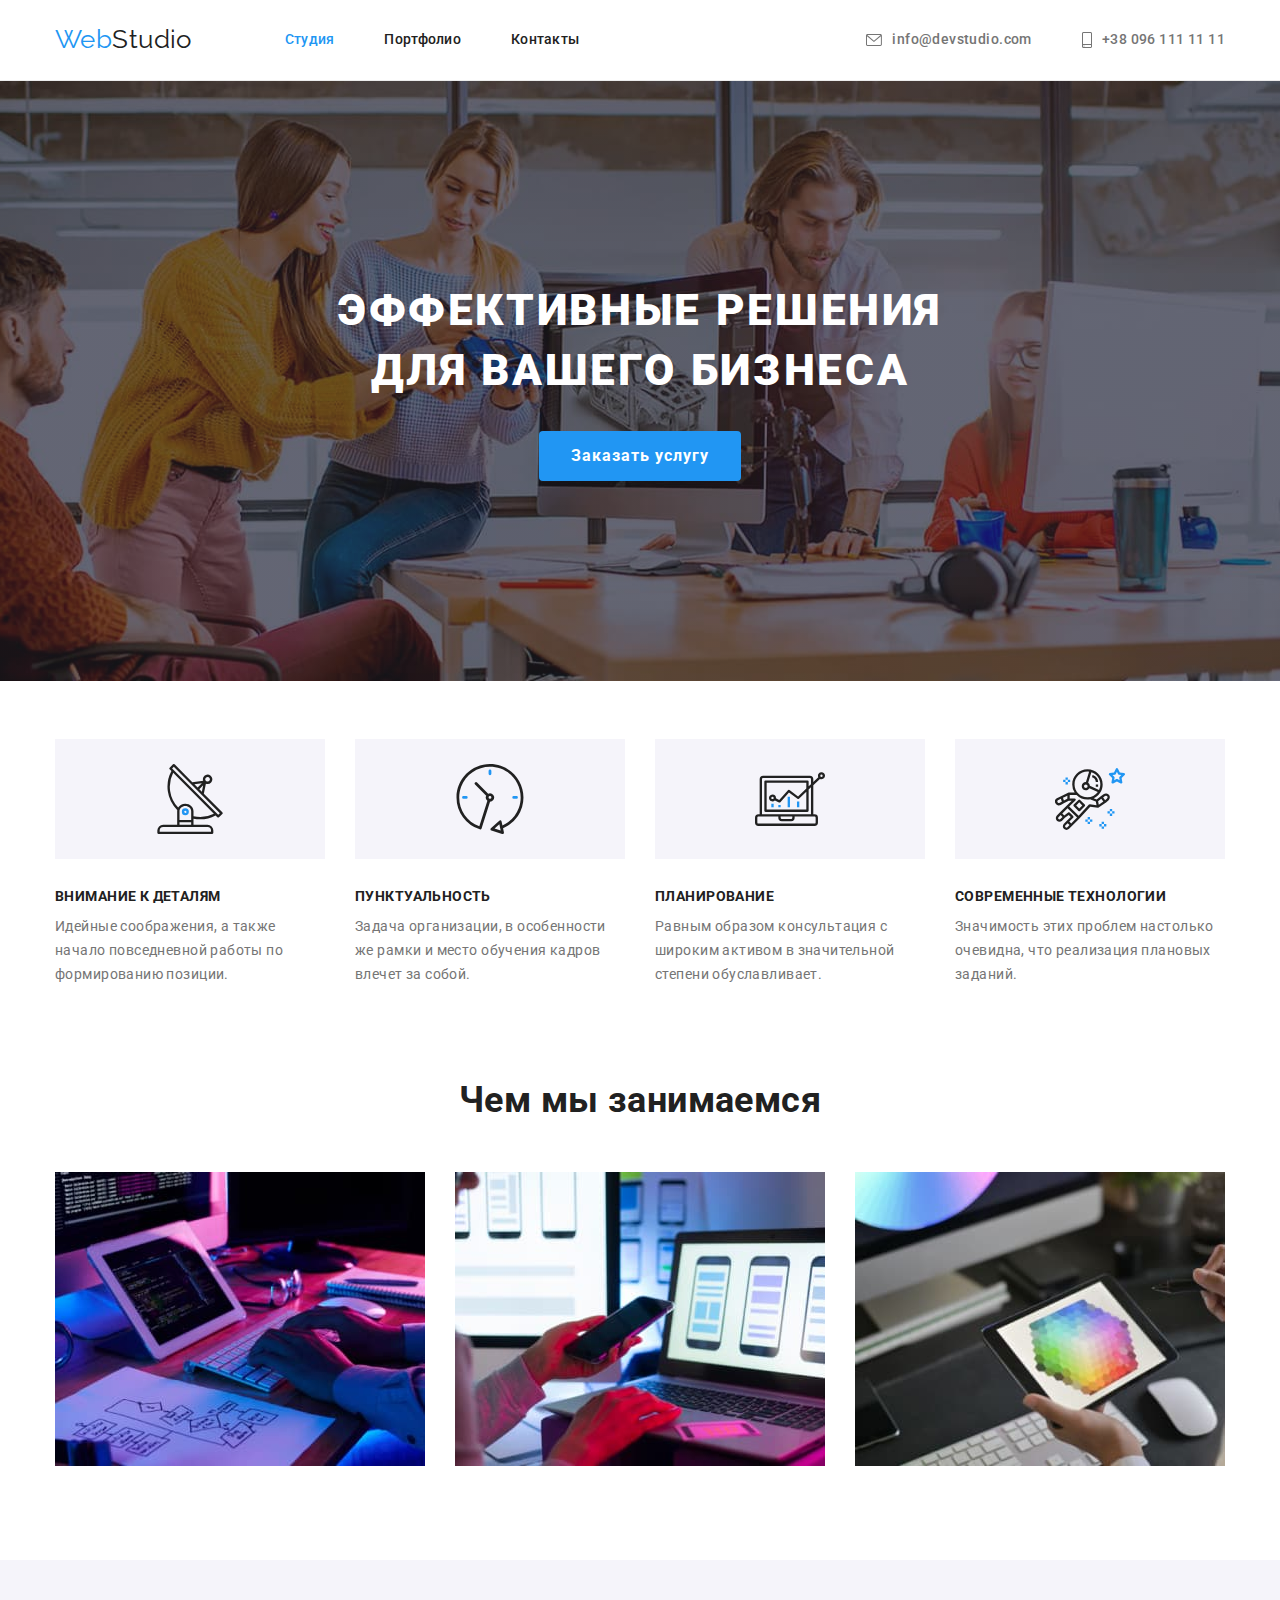
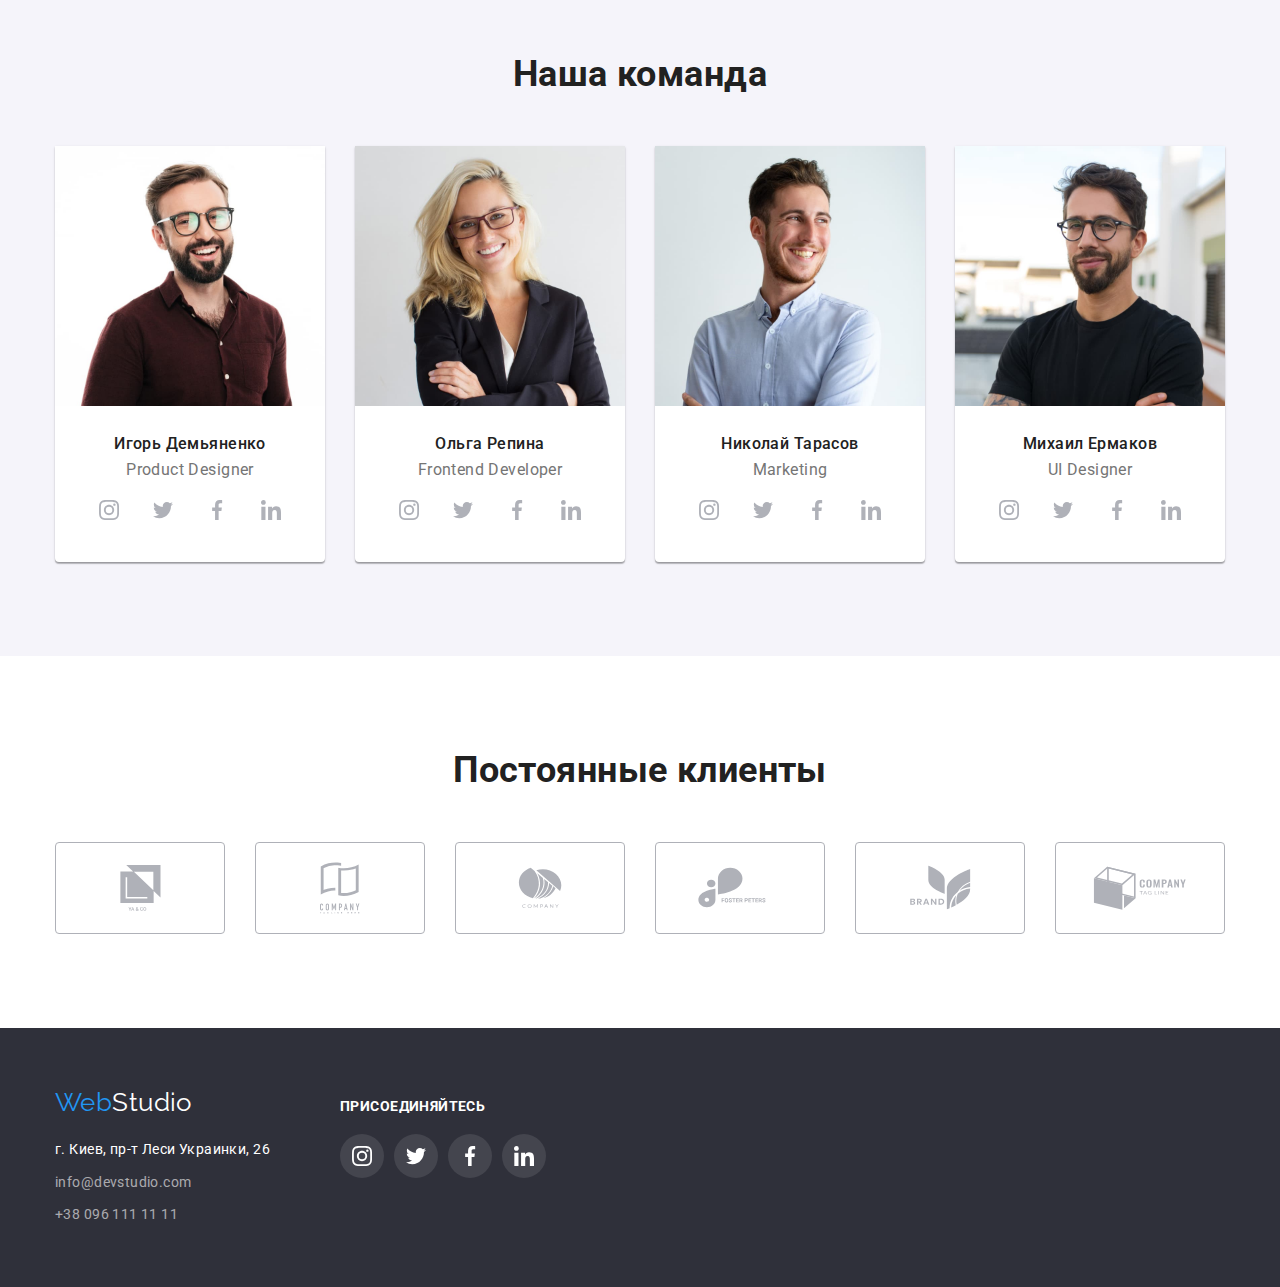
<file: index.html>
<!DOCTYPE html>
<html lang="ru">
  <head>
    <meta charset="UTF-8" />
    <meta http-equiv="X-UA-Compatible" content="IE=edge" />
    <meta name="viewport" content="width=device-width, initial-scale=1.0" />
    <title>WebStudio - главная</title>
    <link rel="preconnect" href="https://fonts.googleapis.com" />
    <link rel="preconnect" href="https://fonts.gstatic.com" crossorigin />
    <link
      href="https://fonts.googleapis.com/css2?family=Raleway:wght@700&family=Roboto:wght@400;500;700;900&display=swap"
      rel="stylesheet"
    />
    <link
      rel="stylesheet"
      href="https://cdnjs.cloudflare.com/ajax/libs/modern-normalize/1.1.0/modern-normalize.min.css"
    />
    <link rel="stylesheet" href="./css/styles.css" />
  </head>
  <body>
    <header class="header">
      <div class="container header-container">
        <a href="./index.html" lang="en" class="logo link">
          Web<span class="accent-logo-header">Studio</span>
        </a>
        <nav>
          <ul class="nav">
            <li class="header-list">
              <a href="./index.html" class="header-link current-link">Студия</a>
            </li>
            <li class="header-list">
              <a href="./portfolio.html" class="header-link">Портфолио</a>
            </li>
            <li class="header-list">
              <a href="" class="header-link">Контакты</a>
            </li>
          </ul>
        </nav>
        <ul class="header-contacts">
          <li class="header-contacts-mail">
            <a href="mailto:info@devstudio.com" class="contact-header link">
              <svg class="icon-mail-mobile" width="16px" height="12px">
                <use href="images/icons.svg#icon-mail"></use>
              </svg>
              info@devstudio.com</a
            >
          </li>
          <li class="header-contacts-phone">
            <a
              href="tel:+380961111111"
              class="contact-header link contact-number"
            >
              <svg class="icon-mail-mobile" width="10px" height="16px">
                <use href="images/icons.svg#icon-mobile"></use>
              </svg>
              +38 096 111 11 11</a
            >
          </li>
        </ul>
      </div>
    </header>
    <main>
      <section class="hero section">
        <div class="container">
          <h1 class="hero-head">Эффективные решения для вашего бизнеса</h1>
          <button type="button" class="hero-btn">Заказать услугу</button>
        </div>
      </section>
      <section class="advantages section">
        <div class="container">
          <h2 class="visually-hidden">Преимущества</h2>
          <ul class="adv-list">
            <li class="adv-item">
              <div class="feature-box">
                <svg class="feature-icon" width="70" height="70">
                  <use href="./images/icons.svg#icon-antenna"></use>
                </svg>
              </div>
              <h3 class="adv-head">Внимание к деталям</h3>
              <p class="adv-descr">
                Идейные соображения, а также начало повседневной работы по
                формированию позиции.
              </p>
            </li>
            <li class="adv-item">
              <div class="feature-box">
                <svg class="feature-icon" width="70" height="70">
                  <use href="./images/icons.svg#icon-clock"></use>
                </svg>
              </div>
              <h3 class="adv-head">Пунктуальность</h3>
              <p class="adv-descr">
                Задача организации, в особенности же рамки и место обучения
                кадров влечет за собой.
              </p>
            </li>
            <li class="adv-item">
              <div class="feature-box">
                <svg class="feature-icon" width="70" height="70">
                  <use href="./images/icons.svg#icon-diagram"></use>
                </svg>
              </div>
              <h3 class="adv-head">Планирование</h3>
              <p class="adv-descr">
                Равным образом консультация с широким активом в значительной
                степени обуславливает.
              </p>
            </li>
            <li class="adv-item">
              <div class="feature-box">
                <svg class="feature-icon" width="70" height="70">
                  <use href="./images/icons.svg#icon-astronaut"></use>
                </svg>
              </div>
              <h3 class="adv-head">Современные технологии</h3>
              <p class="adv-descr">
                Значимость этих проблем настолько очевидна, что реализация
                плановых заданий.
              </p>
            </li>
          </ul>
        </div>
      </section>
      <section class="section section-work-list">
        <div class="container">
          <h2 class="section-tittle">Чем мы занимаемся</h2>
          <ul class="work-list">
            <li class="work-list-item">
              <img
                src="./images/what-we-do/img.jpg"
                alt="Набор текста на клавиатуре"
                width="370"
                height="294"
              />
            </li>
            <li class="work-list-item">
              <img
                src="./images/what-we-do/img2.jpg"
                alt="Мобильный телефон на фоне монитора"
                width="370"
                height="294"
              />
            </li>
            <li class="work-list-item">
              <img
                src="./images/what-we-do/img3.jpg"
                alt="Работа на графическом планшете"
                width="370"
                height="294"
              />
            </li>
          </ul>
        </div>
      </section>
      <section class="team-member-section section">
        <div class="container">
          <h2 class="section-tittle">Наша команда</h2>
          <ul class="team-member-list">
            <li class="team-member-item">
              <img
                class="team-member-photo"
                src="./images/our-team/igor.jpg"
                alt="Менеджер Игорь"
                width="270"
                height="260"
              />
              <div class="member-block">
                <h3 class="team-member-name">Игорь Демьяненко</h3>
                <p lang="en" class="member-descr">Product Designer</p>
                <ul class="social-media list">
                  <li class="social-media-item">
                    <a
                      class="social-media-link link"
                      href=""
                      target="_blank"
                      rel="noopener noreferrer"
                      aria-label="instagram"
                    >
                      <svg class="social-media-icon" width="20" height="20">
                        <use href="./images/icons.svg#icon-insta"></use>
                      </svg>
                    </a>
                  </li>
                  <li class="social-media-item">
                    <a
                      class="social-media-link link"
                      href=""
                      target="_blank"
                      rel="noopener noreferrer"
                      aria-label="twitter"
                    >
                      <svg class="social-media-icon" width="20" height="20">
                        <use href="./images/icons.svg#icon-twitter"></use>
                      </svg>
                    </a>
                  </li>
                  <li class="social-media-item">
                    <a
                      class="social-media-link link"
                      href=""
                      target="_blank"
                      rel="noopener noreferrer"
                      aria-label="facebook"
                    >
                      <svg class="social-media-icon" width="20" height="20">
                        <use href="./images/icons.svg#icon-facebook"></use>
                      </svg>
                    </a>
                  </li>
                  <li class="social-media-item">
                    <a
                      class="social-media-link link"
                      href=""
                      target="_blank"
                      rel="noopener noreferrer"
                      aria-label="linkedin"
                    >
                      <svg class="social-media-icon" width="20" height="20">
                        <use href="./images/icons.svg#icon-linkedin"></use>
                      </svg>
                    </a>
                  </li>
                </ul>
              </div>
            </li>
            <li class="team-member-item">
              <img
                class="team-member-photo"
                src="./images/our-team/olha.jpg"
                alt="Менеджер Ольга"
                width="270"
                height="260"
              />
              <div class="member-block">
                <h3 class="team-member-name">Ольга Репина</h3>
                <p lang="en" class="member-descr">Frontend Developer</p>
                <ul class="social-media list">
                  <li class="social-media-item">
                    <a
                      class="social-media-link link"
                      href=""
                      target="_blank"
                      rel="noopener noreferrer"
                      aria-label="instagram"
                    >
                      <svg class="social-media-icon" width="20" height="20">
                        <use href="./images/icons.svg#icon-insta"></use>
                      </svg>
                    </a>
                  </li>
                  <li class="social-media-item">
                    <a
                      class="social-media-link link"
                      href=""
                      target="_blank"
                      rel="noopener noreferrer"
                      aria-label="twitter"
                    >
                      <svg class="social-media-icon" width="20" height="20">
                        <use href="./images/icons.svg#icon-twitter"></use>
                      </svg>
                    </a>
                  </li>
                  <li class="social-media-item">
                    <a
                      class="social-media-link link"
                      href=""
                      target="_blank"
                      rel="noopener noreferrer"
                      aria-label="facebook"
                    >
                      <svg class="social-media-icon" width="20" height="20">
                        <use href="./images/icons.svg#icon-facebook"></use>
                      </svg>
                    </a>
                  </li>
                  <li class="social-media-item">
                    <a
                      class="social-media-link link"
                      href=""
                      target="_blank"
                      rel="noopener noreferrer"
                      aria-label="linkedin"
                    >
                      <svg class="social-media-icon" width="20" height="20">
                        <use href="./images/icons.svg#icon-linkedin"></use>
                      </svg>
                    </a>
                  </li>
                </ul>
              </div>
            </li>
            <li class="team-member-item">
              <img
                class="team-member-photo"
                src="./images/our-team/nikolay.jpg"
                alt="Менеджер Николай"
                width="270"
                height="260"
              />
              <div class="member-block">
                <h3 class="team-member-name">Николай Тарасов</h3>
                <p lang="en" class="member-descr">Marketing</p>
                <ul class="social-media list">
                  <li class="social-media-item">
                    <a
                      class="social-media-link link"
                      href=""
                      target="_blank"
                      rel="noopener noreferrer"
                      aria-label="instagram"
                    >
                      <svg class="social-media-icon" width="20" height="20">
                        <use href="./images/icons.svg#icon-insta"></use>
                      </svg>
                    </a>
                  </li>
                  <li class="social-media-item">
                    <a
                      class="social-media-link link"
                      href=""
                      target="_blank"
                      rel="noopener noreferrer"
                      aria-label="twitter"
                    >
                      <svg class="social-media-icon" width="20" height="20">
                        <use href="./images/icons.svg#icon-twitter"></use>
                      </svg>
                    </a>
                  </li>
                  <li class="social-media-item">
                    <a
                      class="social-media-link link"
                      href=""
                      target="_blank"
                      rel="noopener noreferrer"
                      aria-label="facebook"
                    >
                      <svg class="social-media-icon" width="20" height="20">
                        <use href="./images/icons.svg#icon-facebook"></use>
                      </svg>
                    </a>
                  </li>
                  <li class="social-media-item">
                    <a
                      class="social-media-link link"
                      href=""
                      target="_blank"
                      rel="noopener noreferrer"
                      aria-label="linkedin"
                    >
                      <svg class="social-media-icon" width="20" height="20">
                        <use href="./images/icons.svg#icon-linkedin"></use>
                      </svg>
                    </a>
                  </li>
                </ul>
              </div>
            </li>
            <li class="team-member-item">
              <img
                class="team-member-photo"
                src="./images/our-team/myhail.jpg"
                alt="Менеджер Михаил"
                width="270"
                height="260"
              />
              <div class="member-block">
                <h3 class="team-member-name">Михаил Ермаков</h3>
                <p lang="en" class="member-descr">UI Designer</p>
                <ul class="social-media list">
                  <li class="social-media-item">
                    <a
                      class="social-media-link link"
                      href=""
                      target="_blank"
                      rel="noopener noreferrer"
                      aria-label="instagram"
                    >
                      <svg class="social-media-icon" width="20" height="20">
                        <use href="./images/icons.svg#icon-insta"></use>
                      </svg>
                    </a>
                  </li>
                  <li class="social-media-item">
                    <a
                      class="social-media-link link"
                      href=""
                      target="_blank"
                      rel="noopener noreferrer"
                      aria-label="twitter"
                    >
                      <svg class="social-media-icon" width="20" height="20">
                        <use href="./images/icons.svg#icon-twitter"></use>
                      </svg>
                    </a>
                  </li>
                  <li class="social-media-item">
                    <a
                      class="social-media-link link"
                      href=""
                      target="_blank"
                      rel="noopener noreferrer"
                      aria-label="facebook"
                    >
                      <svg class="social-media-icon" width="20" height="20">
                        <use href="./images/icons.svg#icon-facebook"></use>
                      </svg>
                    </a>
                  </li>
                  <li class="social-media-item">
                    <a
                      class="social-media-link link"
                      href=""
                      target="_blank"
                      rel="noopener noreferrer"
                      aria-label="linkedin"
                    >
                      <svg class="social-media-icon" width="20" height="20">
                        <use href="./images/icons.svg#icon-linkedin"></use>
                      </svg>
                    </a>
                  </li>
                </ul>
              </div>
            </li>
          </ul>
        </div>
      </section>
      <section class="our-clients section">
        <h2 class="section-tittle">Постоянные клиенты</h2>
        <ul class="client-list list">
          <li class="client-item">
            <a
              class="client-link"
              href=""
              target="_blank"
              rel="noopener noreferrer"
            >
              <svg class="client-icon" width="41" height="46">
                <use href="./images/icons.svg#icon-yaco"></use>
              </svg>
            </a>
          </li>

          <li class="client-item">
            <a
              class="client-link"
              href=""
              target="_blank"
              rel="noopener noreferrer"
            >
              <svg class="client-icon" width="40" height="52">
                <use href="./images/icons.svg#icon-tagline"></use>
              </svg>
            </a>
          </li>
          <li class="client-item">
            <a
              class="client-link"
              href=""
              target="_blank"
              rel="noopener noreferrer"
            >
              <svg class="client-icon" width="44" height="41">
                <use href="./images/icons.svg#icon-company"></use>
              </svg>
            </a>
          </li>
          <li class="client-item">
            <a
              class="client-link"
              href=""
              target="_blank"
              rel="noopener noreferrer"
            >
              <svg class="client-icon" width="84" height="41">
                <use href="./images/icons.svg#icon-foster"></use>
              </svg>
            </a>
          </li>
          <li class="client-item">
            <a
              class="client-link"
              href=""
              target="_blank"
              rel="noopener noreferrer"
            >
              <svg class="client-icon" width="63" height="45">
                <use href="./images/icons.svg#icon-brand-block"></use>
              </svg>
            </a>
          </li>
          <li class="client-item">
            <a
              class="client-link"
              href=""
              target="_blank"
              rel="noopener noreferrer"
            >
              <svg class="client-icon" width="94" height="44">
                <use href="./images/icons.svg#icon-company-tagline"></use>
              </svg>
            </a>
          </li>
        </ul>
      </section>
    </main>
    <footer class="footer">
      <div class="container footer-wrap">
        <div class="footer-adress">
          <a href="./index.html" lang="en" class="logo-footer link">
            <span class="accent-logo-footer">Web</span>Studio
          </a>
          <address>
            <ul class="contact-list-footer">
              <li class="contact-footer-item">
                <a
                  href="https://goo.gl/maps/oCTEvJr1cxtLCQJDA"
                  target="_blank"
                  rel="noopener noreferrer"
                  class="address link"
                  >г. Киев, пр-т Леси Украинки, 26</a
                >
              </li>
              <li class="contact-footer-item">
                <a href="mailto:info@devstudio.com" class="contact-footer link"
                  >info@devstudio.com</a
                >
              </li>
              <li class="contact-footer-item">
                <a href="tel:+380961111111" class="contact-footer link"
                  >+38 096 111 11 11</a
                >
              </li>
            </ul>
          </address>
        </div>
        <div class="footer-social">
          <p class="footer-subtittle">присоединяйтесь</p>
          <ul class="footer-social-media list">
            <li class="footer-social-item">
              <a
                class="footer-social-link link"
                href=""
                target="_blank"
                rel="noopener noreferrer"
                aria-label="instagram"
              >
                <svg class="social-media-icon" width="20" height="20">
                  <use href="./images/icons.svg#icon-insta"></use>
                </svg>
              </a>
            </li>
            <li class="footer-social-item">
              <a
                class="footer-social-link link"
                href=""
                target="_blank"
                rel="noopener noreferrer"
                aria-label="twitter"
              >
                <svg class="social-media-icon" width="20" height="20">
                  <use href="./images/icons.svg#icon-twitter"></use>
                </svg>
              </a>
            </li>
            <li class="footer-social-item">
              <a
                class="footer-social-link link"
                href=""
                target="_blank"
                rel="noopener noreferrer"
                aria-label="facebook"
              >
                <svg class="social-media-icon" width="20" height="20">
                  <use href="./images/icons.svg#icon-facebook"></use>
                </svg>
              </a>
            </li>
            <li class="footer-social-item">
              <a
                class="footer-social-link link"
                href=""
                target="_blank"
                rel="noopener noreferrer"
                aria-label="linkedin"
              >
                <svg class="social-media-icon" width="20" height="20">
                  <use href="./images/icons.svg#icon-linkedin"></use>
                </svg>
              </a>
            </li>
          </ul>
        </div>
      </div>
    </footer>
  </body>
</html>
</file>
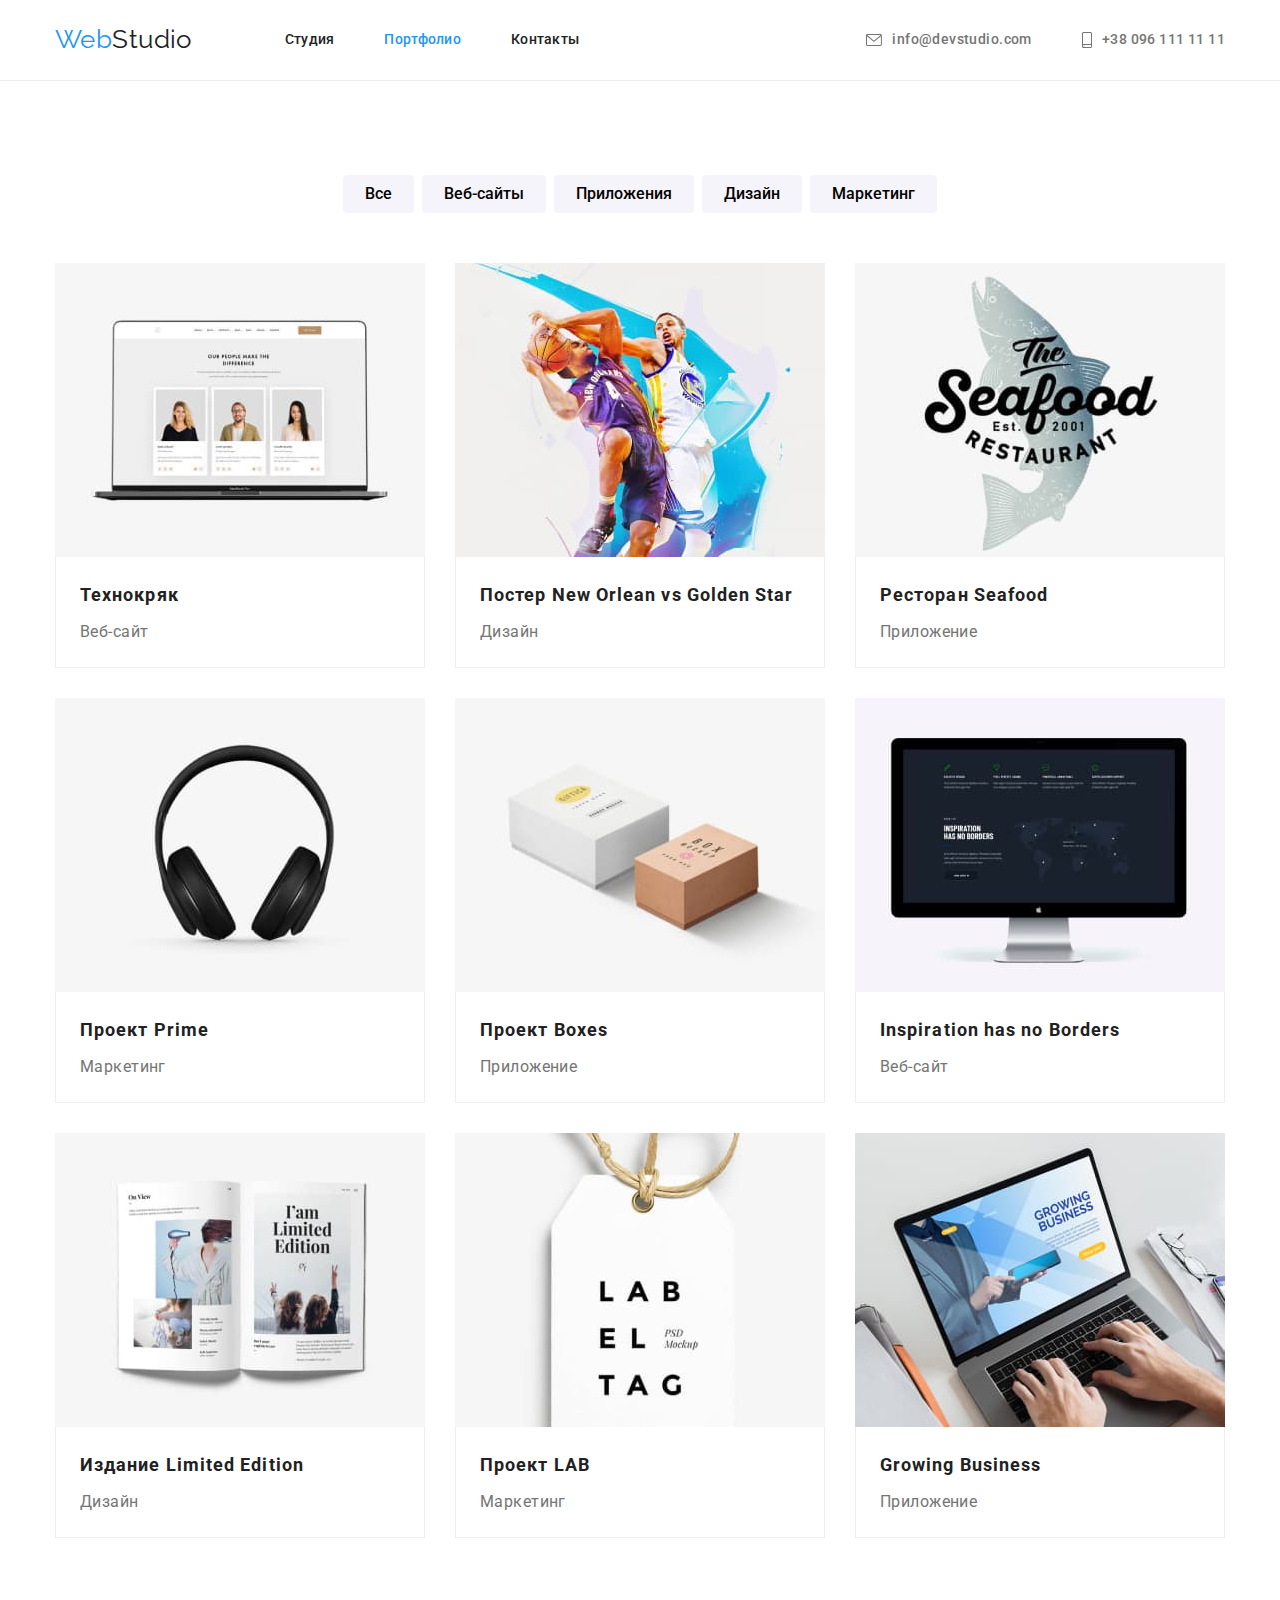
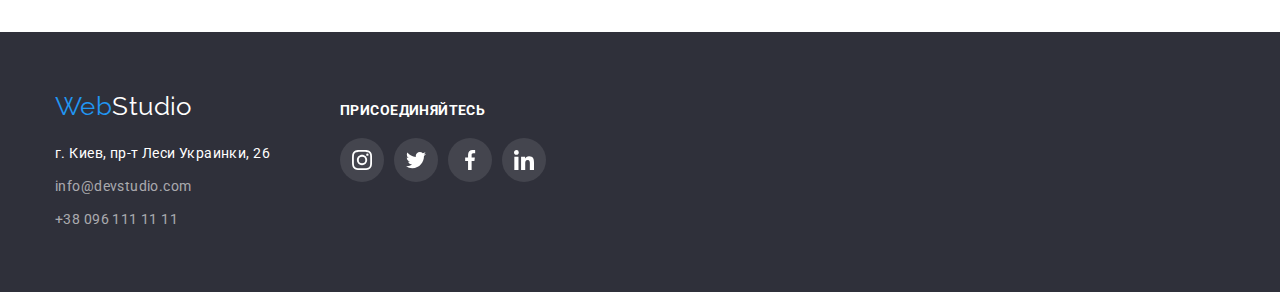
<file: portfolio.html>
<!DOCTYPE html>
<html lang="ru">
  <head>
    <meta charset="UTF-8" />
    <meta http-equiv="X-UA-Compatible" content="IE=edge" />
    <meta name="viewport" content="width=device-width, initial-scale=1.0" />
    <title>WebStudio</title>
    <link rel="preconnect" href="https://fonts.googleapis.com" />
    <link rel="preconnect" href="https://fonts.gstatic.com" crossorigin />
    <link
      href="https://fonts.googleapis.com/css2?family=Raleway:wght@700&family=Roboto:wght@400;500;700;900&display=swap"
      rel="stylesheet"
    />
    <link
      rel="stylesheet"
      href="https://cdnjs.cloudflare.com/ajax/libs/modern-normalize/1.1.0/modern-normalize.min.css"
    />
    <link rel="stylesheet" href="./css/styles.css" />
  </head>
  <body>
    <header class="header">
      <div class="container header-container">
        <a href="./index.html" lang="en" class="logo link">
          Web<span class="accent-logo-header">Studio</span>
        </a>
        <nav>
          <ul class="nav">
            <li class="header-list">
              <a href="./index.html" class="header-link">Студия</a>
            </li>
            <li class="header-list">
              <a href="./portfolio.html" class="header-link current-link"
                >Портфолио</a
              >
            </li>
            <li class="header-list">
              <a href="" class="header-link">Контакты</a>
            </li>
          </ul>
        </nav>
        <ul class="header-contacts">
          <li class="header-contacts-mail">
            <a href="mailto:info@devstudio.com" class="contact-header link">
              <svg class="icon-mail-mobile" width="16px" height="12px">
                <use href="images/icons.svg#icon-mail"></use>
              </svg>
              info@devstudio.com</a
            >
          </li>
          <li class="header-contacts-phone">
            <a
              href="tel:+380961111111"
              class="contact-header link contact-number"
            >
              <svg class="icon-mail-mobile" width="10px" height="16px">
                <use href="images/icons.svg#icon-mobile"></use>
              </svg>
              +38 096 111 11 11</a
            >
          </li>
        </ul>
      </div>
    </header>
    <main>
      <section class="portfolio-list section">
        <div class="container">
          <h1 class="visually-hidden">Примеры работ</h1>
          <ul class="nav-menu">
            <li class="button-item">
              <button type="button" class="main-button">Все</button>
            </li>
            <li class="button-item">
              <button type="button" class="main-button">Веб-сайты</button>
            </li>
            <li class="button-item">
              <button type="button" class="main-button">Приложения</button>
            </li>
            <li class="button-item">
              <button type="button" class="main-button">Дизайн</button>
            </li>
            <li class="button-item">
              <button type="button" class="main-button">Маркетинг</button>
            </li>
          </ul>
          <ul class="portfolio-container">
            <li class="list portfolio-card">
              <a href="" class="portfolio-card-item">
                <img
                  src="./images/portfolio/tehnokrak.jpg"
                  alt="laptop"
                  width="370"
                  height="294"
                />
                <div class="portfolio-text-wrap">
                  <h2 class="head-example">Технокряк</h2>
                  <p class="description">Веб-сайт</p>
                </div>
              </a>
            </li>
            <li class="list portfolio-card">
              <a href="" class="portfolio-card-item">
                <img
                  src="./images/portfolio/poster.jpg"
                  alt="poster with two basketballers"
                  width="370"
                  height="294"
                />
                <div class="portfolio-text-wrap">
                  <h2 class="head-example">Постер New Orlean vs Golden Star</h2>
                  <p class="description">Дизайн</p>
                </div>
              </a>
            </li>
            <li class="list portfolio-card">
              <a href="" class="portfolio-card-item">
                <img
                  src="./images/portfolio/restaurant.jpg"
                  alt="logo on background with fish"
                  width="370"
                  height="294"
                />
                <div class="portfolio-text-wrap">
                  <h2 class="head-example">Ресторан Seafood</h2>
                  <p class="description">Приложение</p>
                </div>
              </a>
            </li>
            <li class="list portfolio-card">
              <a href="" class="portfolio-card-item">
                <img
                  src="./images/portfolio/prime.jpg"
                  alt="headphones"
                  width="370"
                  height="294"
                />
                <div class="portfolio-text-wrap">
                  <h2 class="head-example">Проект Prime</h2>
                  <p class="description">Маркетинг</p>
                </div>
              </a>
            </li>
            <li class="list portfolio-card">
              <a href="" class="portfolio-card-item">
                <img
                  src="./images/portfolio/boxes.jpg"
                  alt="white box and brown box"
                  width="370"
                  height="294"
                />
                <div class="portfolio-text-wrap">
                  <h2 class="head-example">Проект Boxes</h2>
                  <p class="description">Приложение</p>
                </div>
              </a>
            </li>
            <li class="list portfolio-card">
              <a href="" class="portfolio-card-item">
                <img
                  src="./images/portfolio/inspiration.jpg"
                  alt="opened website on monitor"
                  width="370"
                  height="294"
                />
                <div class="portfolio-text-wrap">
                  <h2 class="head-example">Inspiration has no Borders</h2>
                  <p class="description">Веб-сайт</p>
                </div>
              </a>
            </li>
            <li class="list portfolio-card">
              <a href="" class="portfolio-card-item">
                <img
                  src="./images/portfolio/limited.jpg"
                  alt="opened magazine"
                  width="370"
                  height="294"
                />

                <div class="portfolio-text-wrap">
                  <h2 class="head-example">Издание Limited Edition</h2>
                  <p class="description">Дизайн</p>
                </div>
              </a>
            </li>
            <li class="list portfolio-card">
              <a href="" class="portfolio-card-item">
                <img
                  src="./images/portfolio/lab.jpg"
                  alt="label"
                  width="370"
                  height="294"
                />
                <div class="portfolio-text-wrap">
                  <h2 class="head-example">Проект LAB</h2>
                  <p class="description">Маркетинг</p>
                </div>
              </a>
            </li>
            <li class="list portfolio-card">
              <a href="" class="portfolio-card-item">
                <img
                  src="./images/portfolio/growing-business.jpg"
                  alt="opened website on laptop"
                  width="370"
                  height="294"
                />
                <div class="portfolio-text-wrap">
                  <h2 class="head-example">Growing Business</h2>
                  <p class="description">Приложение</p>
                </div>
              </a>
            </li>
          </ul>
        </div>
      </section>
    </main>
    <footer class="footer">
      <div class="container footer-wrap">
        <div class="footer-adress">
          <a href="./index.html" lang="en" class="logo-footer link">
            <span class="accent-logo-footer">Web</span>Studio
          </a>
          <address>
            <ul class="contact-list-footer">
              <li class="contact-footer-item">
                <a
                  href="https://goo.gl/maps/oCTEvJr1cxtLCQJDA"
                  target="_blank"
                  rel="noopener noreferrer"
                  class="address link"
                  >г. Киев, пр-т Леси Украинки, 26</a
                >
              </li>
              <li class="contact-footer-item">
                <a href="mailto:info@devstudio.com" class="contact-footer link"
                  >info@devstudio.com</a
                >
              </li>
              <li class="contact-footer-item">
                <a href="tel:+380961111111" class="contact-footer link"
                  >+38 096 111 11 11</a
                >
              </li>
            </ul>
          </address>
        </div>
        <div class="footer-social">
          <p class="footer-subtittle">присоединяйтесь</p>
          <ul class="footer-social-media list">
            <li class="footer-social-item">
              <a
                class="footer-social-link link"
                href=""
                target="_blank"
                rel="noopener noreferrer"
                aria-label="instagram"
              >
                <svg class="social-media-icon" width="20" height="20">
                  <use href="./images/icons.svg#icon-insta"></use>
                </svg>
              </a>
            </li>
            <li class="footer-social-item">
              <a
                class="footer-social-link link"
                href=""
                target="_blank"
                rel="noopener noreferrer"
                aria-label="twitter"
              >
                <svg class="social-media-icon" width="20" height="20">
                  <use href="./images/icons.svg#icon-twitter"></use>
                </svg>
              </a>
            </li>
            <li class="footer-social-item">
              <a
                class="footer-social-link link"
                href=""
                target="_blank"
                rel="noopener noreferrer"
                aria-label="facebook"
              >
                <svg class="social-media-icon" width="20" height="20">
                  <use href="./images/icons.svg#icon-facebook"></use>
                </svg>
              </a>
            </li>
            <li class="footer-social-item">
              <a
                class="footer-social-link link"
                href=""
                target="_blank"
                rel="noopener noreferrer"
                aria-label="linkedin"
              >
                <svg class="social-media-icon" width="20" height="20">
                  <use href="./images/icons.svg#icon-linkedin"></use>
                </svg>
              </a>
            </li>
          </ul>
        </div>
      </div>
    </footer>
  </body>
</html>
</file>
<file: css/styles.css>
:root {
    --font-color-main: #212121;
    --font-color-second: #757575;
    --color-accent: #2196F3;
    --color-basic: #ffffff;
    --bcg-color:#F5F4FA;

    --main-font: "Roboto";

}

/* Common styles */

body {
    font-family: var(--main-font), sans-serif;
    color: var(--font-color-main);
    
    font-size: 14px;  
    background-color: var(--color-basic);
    letter-spacing: 0.03em;
    
}

h1,h2,h3,h4,h5,h6,p {
    margin: 0;
}

ul {
    padding: 0;
    margin: 0;
}

img {
    display: block;
    max-width: 100%;
    height: auto;

}

.section {
    padding-top: 94px;
    padding-bottom: 94px;
}

.list {
    list-style: none;
    
    margin: 0;
}

.link {
    text-decoration: none;
    margin:0;
    padding:0;
}


/* Container settings */
.container {
    margin-left: auto;
    margin-right: auto;
    width: 1200px;
    padding: 0 15px;
}
/* Header + footer */

.header {
border-bottom: 1px solid #ececec;
}
  

.header-container {
    display: flex;
    align-items: center;
    padding-top: 0;
}

.logo {
    font-family: 'Raleway', sans-serif;
    font-size: 26px;
    color: var(--color-accent);
    margin-right: 93px;
           
}

.accent-logo-footer {
    color: var(--color-accent);
}

.accent-logo-header {
    color: var(--font-color-main);
}

.nav {

        font-weight: 500;
        line-height: 1.14;
        letter-spacing: 0.02em;
        color: var(--font-color-main);
        
        margin: 0;

        display: flex;
       

        padding-left: 0px;
}


.header-contacts {
    display: flex;
    margin-left: auto;
    padding-left: 0;
    list-style: none;
}

.header-list{
    
    list-style: none;
    
    }


.header-link{
    text-decoration: none;
    color: var(--font-color-main);
    display: block;
    padding-top: 32px;
    padding-bottom: 32px;
     
}



.contact-header {

        font-weight: 500;
        line-height: 1.14;
        color: var(--font-color-second);
        font-style: normal;

        display: flex;
            align-items: center;
       
        
}

.feature-box {
    background-color: var(--bcg-color);
    margin-bottom: 30px;

    display: flex;
    align-items: center;
    justify-content: center;
    height: 120px;
}
.header-contacts-phone {
    margin-left: 50px;
    
}


.contact-number {
    margin-right: 0;
}


.address {
    
        font-weight: 400;
        line-height: 1.14;
        color: var(--color-basic);
        font-style: normal;
        list-style: none;
      
}

.contact-footer:hover,
.contact-footer:focus,
.contact-header:hover,
.contact-header:focus,
.header-link:hover,
.header-link:focus {
    color: var(--color-accent);
}

.footer {
    background-color: #2F303A;   
    padding: 60px 0; 
   
}

.footer-wrap {
    display: flex;
    align-items: baseline;
   
}

.footer-adress {
    margin-right: 70px;
}

.header-list:not(:last-child) {
    margin-right: 50px;
}

.icon-mail-mobile {
    
    fill:currentColor;
    margin-right: 10px;
    
    
}

.contact-footer {

    font-weight: 400;
    line-height: 1.71;
    color: rgba(255, 255, 255, 0.6);
    font-style: normal;
   
}



.contact-footer-item:not(:last-child) {
    margin-bottom: 9px;
}

.logo-footer {
    font-family: 'Raleway', sans-serif;
    font-size: 26px;
    color: var(--color-basic);

    margin-bottom: 20px;
    display: block;

    
}

.contact-list-footer {
    list-style: none;
    padding-left: 0;
    margin: 0 0;
    line-height: 1.71;
    
}

.footer-subtittle {
    color: var(--color-basic);
    text-transform: uppercase;
    font-weight: 700;
    
    margin-bottom: 20px;
    
}




.footer-social-media {
    display: flex;
    
}

.footer-social-item:not(:last-child) {
    margin-right: 10px;
}

.footer-social-link {
    display: flex;
    align-items: center;
    justify-content: center;
    width: 44px;
    height: 44px;
    color: var(--color-basic);
    background-color: rgba(255, 255, 255, 0.1);
    border-radius: 50%;
}

.footer-social-link:hover,
.footer-social-link:focus {
    color: var(--color-basic);
    background-color: var(--color-accent);
}









/* Main portfolio */    

.main-button {

    padding: 6px 22px;

    font-family: var(--main-font);
        font-style: normal;
        font-weight: 500;
        font-size: 16px;
        line-height: 1.62;    
        text-align: center;
        
        
        border-width: 0;
        border-radius: 4px;
        
        background-color: var(--bcg-color);
        
        cursor: pointer;


}

.button-item:not(:last-child) {
    margin-right: 8px;
}

.active {
    color: var(--color-basic);
    background-color: var(--color-accent);
    box-shadow: 0px 3px 1px rgba(0, 0, 0, 0.1), 0px 1px 2px rgba(0, 0, 0, 0.08), 0px 2px 2px rgba(0, 0, 0, 0.12);
}

.main-button:hover,
.main-button:focus {
    color: var(--color-basic);
    background-color: var(--color-accent);
    box-shadow: 0px 3px 1px rgba(0, 0, 0, 0.1), 0px 1px 2px rgba(0, 0, 0, 0.08), 0px 2px 2px rgba(0, 0, 0, 0.12);
}

.current-link {
    color: var(--color-accent);
            }


.head-example {
    
        font-style: normal;
        font-weight: 700;
        font-size: 18px;
        line-height: 2;
    
        letter-spacing: 0.06em;
    
        margin-bottom: 4px;
        
}

.advantages {
    padding-top: 58px;
   
}

.description {
   
        font-size: 16px;
        line-height: 1.88;
        
    
        color: var(--font-color-second);
}




.nav-menu {
    display: flex;
    justify-content: center;
    margin-bottom: 50px;
    list-style: none;
}

.portfolio-container {
    display: flex;
    flex-wrap: wrap;
    

    margin-right: -30px;
    margin-bottom: -30px;
}

.portfolio-card {
    margin-right: 30px;
    margin-bottom: 30px;
    
    background-color: var(--main-white);
}


.portfolio-card-item {
    text-decoration: none;
    list-style: none;
    display: block;

}


.portfolio-card-item:hover,
.portfolio-card-item:focus {
        box-shadow: 0px 1px 1px rgba(0, 0, 0, 0.12), 0px 4px 4px rgba(0, 0, 0, 0.06), 1px 4px 6px rgba(0, 0, 0, 0.16);
}

.portfolio-text-wrap {
    padding: 20px 24px;
    border: 1px solid #EEEEEE;
    border-top: none;
    color: var(--font-color-main);
}

/* Main Studio */

.hero {
    background-image: linear-gradient(to right, rgba(47, 48, 58, 0.4), rgba(47, 48, 58, 0.4)), url(../images/hero/bgr.jpg);
    background-repeat: no-repeat;
    background-size: cover;
    background-position: center;
    max-width: 1600px;
    margin-left: auto;
    margin-right: auto;
    padding-top: 200px;
    padding-bottom: 200px;
    text-align: center;
    
}

.hero-head {
    font-family: var(--color-basic);
    font-style: normal;
    font-weight: 900;
    font-size: 44px;
    line-height: 1.36;
    
    

    text-align: center;
    letter-spacing: 0.06em;
    text-transform: uppercase;

    color: var(--color-basic);
width: 696px;
    margin-right: auto;
    margin-left: auto;
    margin-bottom: 30px;
}

.hero-btn {

    
    font-weight: 700;
    font-size: 16px;
    line-height: 1.88;
   
padding: 10px 32px;
    align-items: center;
    text-align: center;
    letter-spacing: 0.06em;
    border: 0;
    border-radius: 4px;

    color: var(--color-basic);
    background-color: var(--color-accent);
 
    cursor: pointer;
}


.section-tittle {
    

        font-size: 36px;
        line-height: 1.16;
        text-align: center;
        margin-bottom: 50px;
        
    
        
}

.adv-list {
    display: flex;
    
    list-style: none;
}

.adv-head {

    font-size: 14px;
    font-weight: 700;
    line-height: 1.14;
    text-transform: uppercase;
    margin-bottom: 10px;

   
}

.adv-item {
    width: 270px;
}

.adv-item:not(:last-child) {
    margin-right: 30px;
}
 

.adv-descr {

    font-style: normal;
    font-weight: 400;
    line-height: 1.71;
    
    
    color: var(--font-color-second);

}

.section-work-list {
    padding-top: 0
}

.work-list {
    display: flex;
    
    list-style: none;
}

.work-list-item:not(:last-child) {
margin-right: 30px;
}

.team-member-section {
    background-color: var(--bcg-color);
    padding-top: 94px;
    padding-bottom: 94px;
    
}

.team-member-list {
    display: flex;
    list-style: none;
    
}



.team-member-name {
    
        font-style: normal;
        font-weight: 500;
        font-size: 16px;
        line-height: 1;
       
        text-align: center;

        margin-bottom: 10px;

        
       
}

.team-member-item {
    background-color: var(--color-basic);
    border-radius: 0px 0px 4px 4px;
    box-shadow: 0px 1px 3px rgba(0, 0, 0, 0.12), 0px 1px 1px rgba(0, 0, 0, 0.14), 0px 2px 1px rgba(0, 0, 0, 0.2);
}
.team-member-item:not(:last-child) {
margin-right: 30px;
}

.member-descr {

    
    font-size: 16px;
    line-height: 1;

    margin-bottom: 10px;

    text-align: center;

    color: var(--font-color-second);

    
}

.member-block {
    padding: 30px 0;
}
.visually-hidden {
    position: absolute;
    width: 1px;
    height: 1px;
    margin: -1px;
    border: 0;
    padding: 0;

    white-space: nowrap;
    clip-path: inset(100%);
    clip: rect(0 0 0 0);
    overflow: hidden;
}

.social-media {
    display: flex;
    justify-content: center;
}

.social-media-item:not(:last-child) {
    margin-right: 10px;
}

.social-media-link {
    display: flex;
    align-items: center;
    justify-content: center;
    width: 44px;
    height: 44px;
    color: #AFB1B8;
    background-color: #fff;
    border-radius: 50%;
}

.social-media-link:hover,
.social-media-link:focus {
    color: var(--color-basic);
    background-color: var(--color-accent);
}

.social-media-icon {
    fill: currentColor;
}

/* Clients */

.client-list {
    display: flex;
   justify-content: center;
}

.client-item {
    display: flex;
  
}

.client-item:not(:first-child){
    margin-left: 30px;
}


.client-link {
    display: flex;
    justify-content: center;
    align-items: center;
    width: 170px;
    height: 92px;
    border: 1px solid #afb1b8;
    border-radius: 4px;
    color: #AFB1B8;
}

.client-icon {
    fill: currentColor;
}

.client-link:hover,
.client-link:focus {
    border-color: var(--color-accent);
    color: var(--color-accent);
}
</file>
